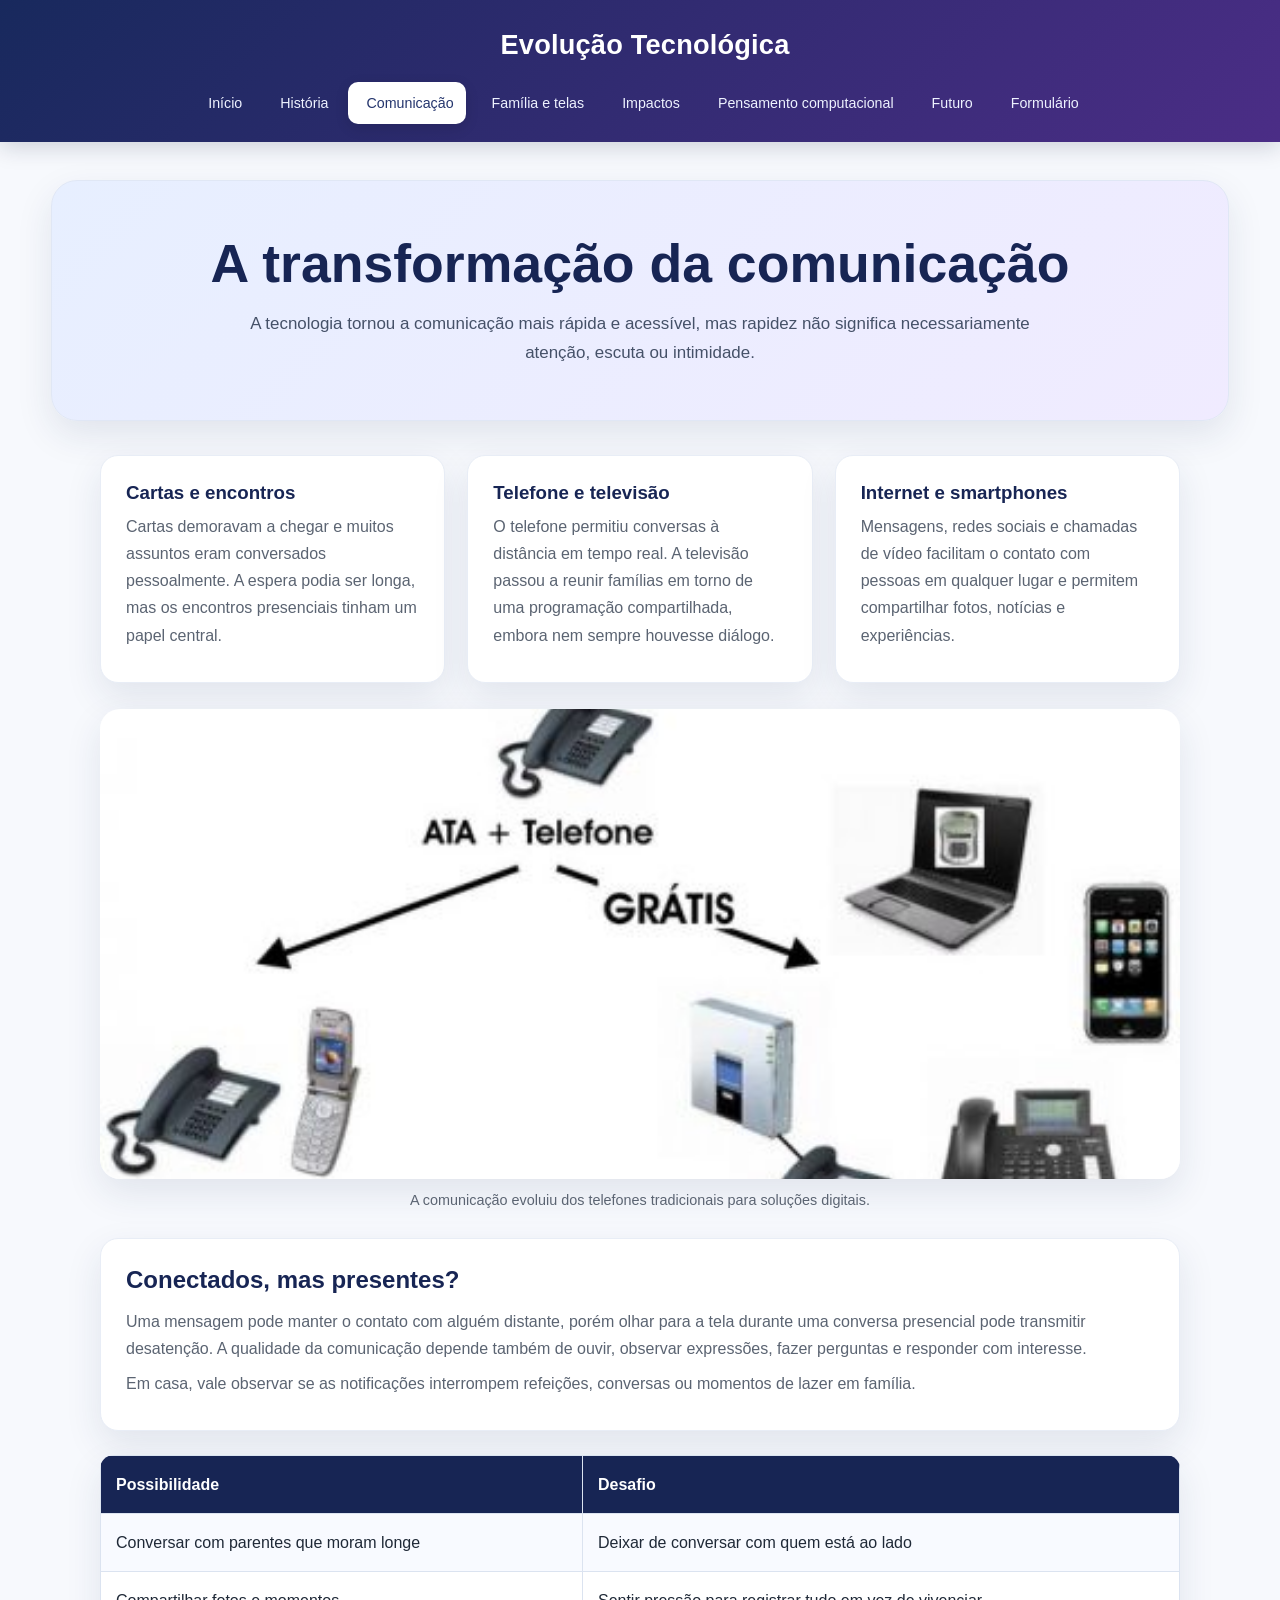
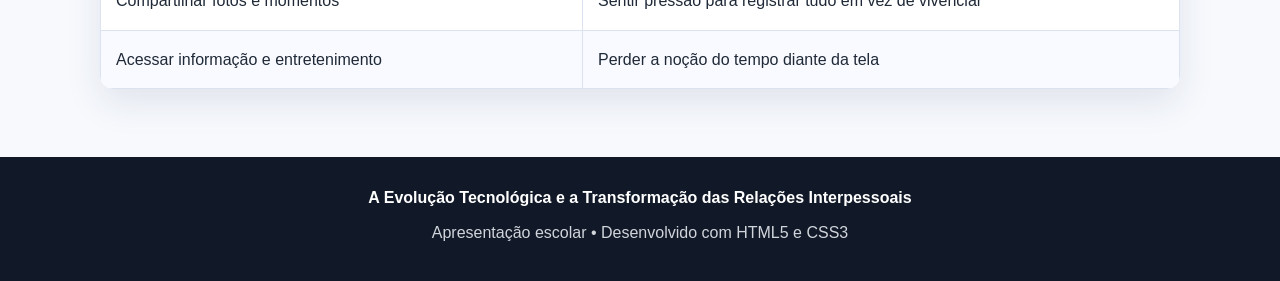
<file: comunicacao.html>
<!DOCTYPE html>
<html lang="pt-BR"><head><meta charset="UTF-8"><meta name="viewport" content="width=device-width, initial-scale=1.0"><title>Tecnologia e comunicação</title><link rel="icon" type="image/svg+xml" href="assets/img/favicon.svg"><link rel="stylesheet" href="https://cdn-uicons.flaticon.com/3.0.0/uicons-regular-rounded/css/uicons-regular-rounded.css">
<link rel="stylesheet" href="assets/css/style.css"></head>
<body><header><div class="navbar"><div class="logo"><i class="fi fi-rr-microchip"></i><span>Evolução Tecnológica</span></div><nav>
<a href="index.html"><i class="fi fi-rr-home"></i><span>Início</span></a>
<a href="historia.html"><i class="fi fi-rr-time-past"></i><span>História</span></a>
<a href="comunicacao.html" class="ativo"><i class="fi fi-rr-comments"></i><span>Comunicação</span></a>
<a href="familia.html"><i class="fi fi-rr-users-alt"></i><span>Família e telas</span></a>
<a href="impactos.html"><i class="fi fi-rr-balance-scale-left"></i><span>Impactos</span></a>
<a href="pensamento-computacional.html"><i class="fi fi-rr-brain-circuit"></i><span>Pensamento computacional</span></a>
<a href="futuro.html"><i class="fi fi-rr-rocket-lunch"></i><span>Futuro</span></a>
<a href="formulario.html"><i class="fi fi-rr-clipboard-list-check"></i><span>Formulário</span></a>
</nav></div></header>
<section class="hero"><h1>A transformação da comunicação</h1><p>A tecnologia tornou a comunicação mais rápida e acessível, mas rapidez não significa necessariamente atenção, escuta ou intimidade.</p></section><main>
<section class="grid"><div class="card"><h3>Cartas e encontros</h3><p>Cartas demoravam a chegar e muitos assuntos eram conversados pessoalmente. A espera podia ser longa, mas os encontros presenciais tinham um papel central.</p></div><div class="card"><h3>Telefone e televisão</h3><p>O telefone permitiu conversas à distância em tempo real. A televisão passou a reunir famílias em torno de uma programação compartilhada, embora nem sempre houvesse diálogo.</p></div><div class="card"><h3>Internet e smartphones</h3><p>Mensagens, redes sociais e chamadas de vídeo facilitam o contato com pessoas em qualquer lugar e permitem compartilhar fotos, notícias e experiências.</p></div></section>
<figure class="extra-space"><img class="content-image" src="assets/img/telefone-voip.jpg" alt="A comunicação evoluiu dos telefones tradicionais para soluções digitais."><figcaption class="image-caption">A comunicação evoluiu dos telefones tradicionais para soluções digitais.</figcaption></figure>
<section class="card extra-space"><h2>Conectados, mas presentes?</h2><p>Uma mensagem pode manter o contato com alguém distante, porém olhar para a tela durante uma conversa presencial pode transmitir desatenção. A qualidade da comunicação depende também de ouvir, observar expressões, fazer perguntas e responder com interesse.</p><p>Em casa, vale observar se as notificações interrompem refeições, conversas ou momentos de lazer em família.</p></section>
<table><tr><th>Possibilidade</th><th>Desafio</th></tr><tr><td>Conversar com parentes que moram longe</td><td>Deixar de conversar com quem está ao lado</td></tr><tr><td>Compartilhar fotos e momentos</td><td>Sentir pressão para registrar tudo em vez de vivenciar</td></tr><tr><td>Acessar informação e entretenimento</td><td>Perder a noção do tempo diante da tela</td></tr></table>
</main>
<footer><p><strong>A Evolução Tecnológica e a Transformação das Relações Interpessoais</strong></p><p>Apresentação escolar • Desenvolvido com HTML5 e CSS3</p></footer></body></html>
</file>
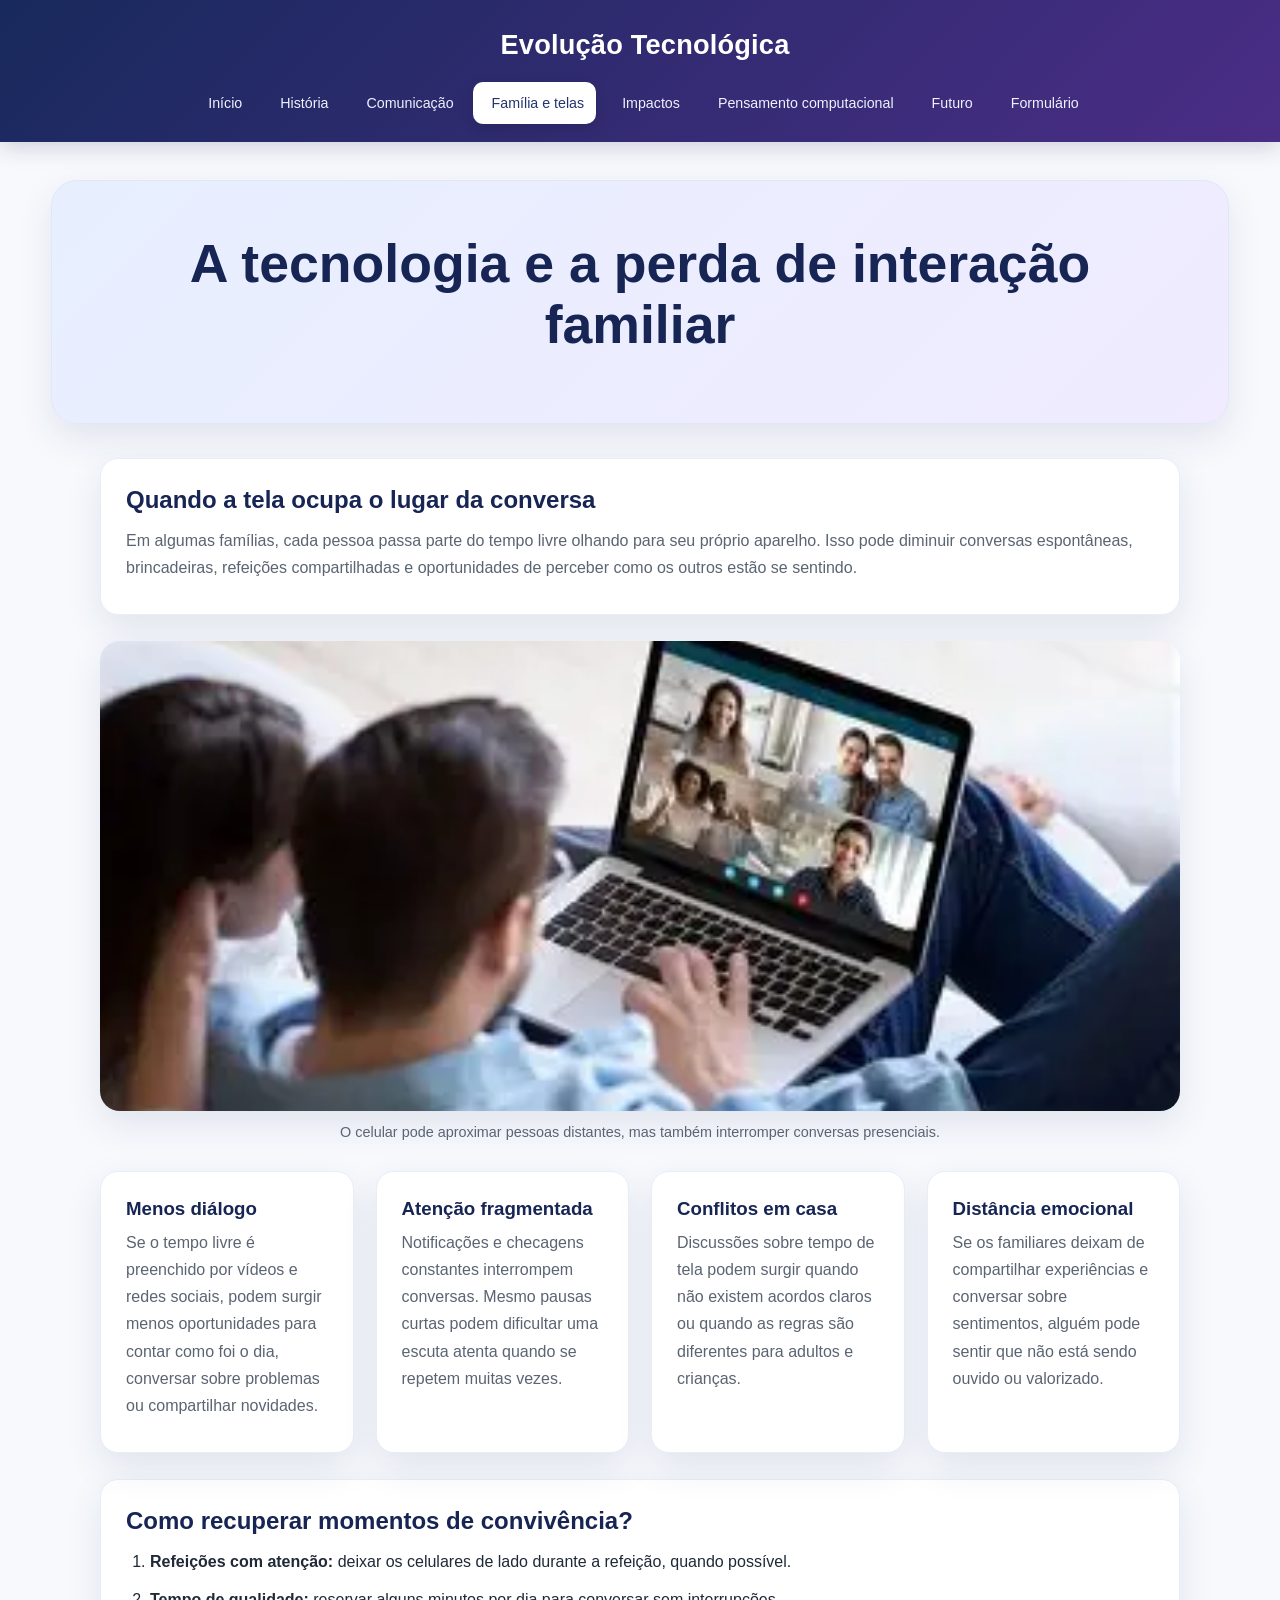
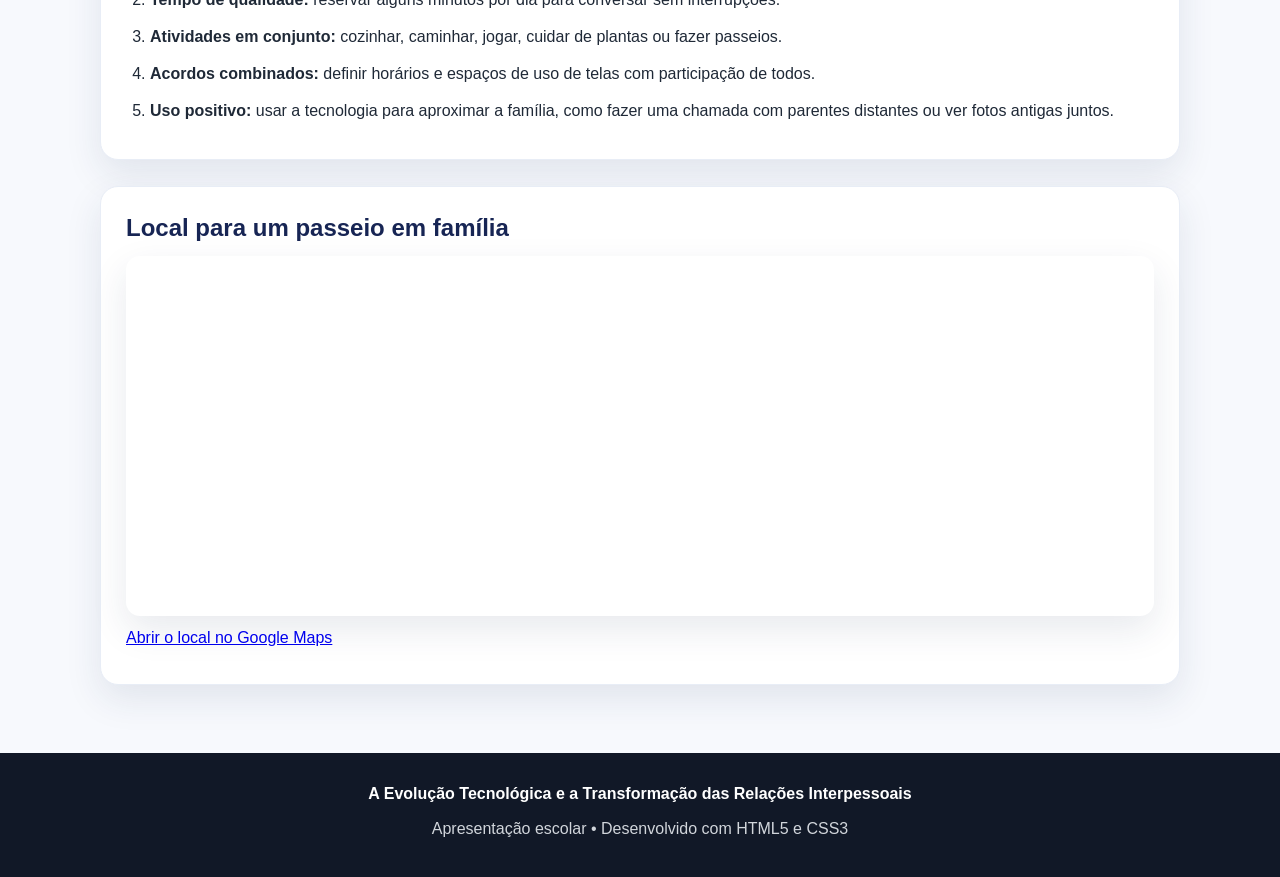
<file: familia.html>
<!DOCTYPE html>
<html lang="pt-BR"><head><meta charset="UTF-8"><meta name="viewport" content="width=device-width, initial-scale=1.0"><title>Família e telas</title><link rel="icon" type="image/svg+xml" href="assets/img/favicon.svg"><link rel="stylesheet" href="https://cdn-uicons.flaticon.com/3.0.0/uicons-regular-rounded/css/uicons-regular-rounded.css">
<link rel="stylesheet" href="assets/css/style.css"></head>
<body><header><div class="navbar"><div class="logo"><i class="fi fi-rr-microchip"></i><span>Evolução Tecnológica</span></div><nav>
<a href="index.html"><i class="fi fi-rr-home"></i><span>Início</span></a>
<a href="historia.html"><i class="fi fi-rr-time-past"></i><span>História</span></a>
<a href="comunicacao.html"><i class="fi fi-rr-comments"></i><span>Comunicação</span></a>
<a href="familia.html" class="ativo"><i class="fi fi-rr-users-alt"></i><span>Família e telas</span></a>
<a href="impactos.html"><i class="fi fi-rr-balance-scale-left"></i><span>Impactos</span></a>
<a href="pensamento-computacional.html"><i class="fi fi-rr-brain-circuit"></i><span>Pensamento computacional</span></a>
<a href="futuro.html"><i class="fi fi-rr-rocket-lunch"></i><span>Futuro</span></a>
<a href="formulario.html"><i class="fi fi-rr-clipboard-list-check"></i><span>Formulário</span></a>
</nav></div></header>
<section class="hero"><h1>A tecnologia e a perda de interação familiar</h1></section><main>
<section class="card"><h2>Quando a tela ocupa o lugar da conversa</h2><p>Em algumas famílias, cada pessoa passa parte do tempo livre olhando para seu próprio aparelho. Isso pode diminuir conversas espontâneas, brincadeiras, refeições compartilhadas e oportunidades de perceber como os outros estão se sentindo.</p></section>
<figure class="extra-space"><img class="content-image" src="assets/img/smartphone.webp" alt="O celular pode aproximar pessoas distantes, mas também interromper conversas presenciais."><figcaption class="image-caption">O celular pode aproximar pessoas distantes, mas também interromper conversas presenciais.</figcaption></figure>
<section class="grid extra-space"><div class="card"><h3>Menos diálogo</h3><p>Se o tempo livre é preenchido por vídeos e redes sociais, podem surgir menos oportunidades para contar como foi o dia, conversar sobre problemas ou compartilhar novidades.</p></div><div class="card"><h3>Atenção fragmentada</h3><p>Notificações e checagens constantes interrompem conversas. Mesmo pausas curtas podem dificultar uma escuta atenta quando se repetem muitas vezes.</p></div><div class="card"><h3>Conflitos em casa</h3><p>Discussões sobre tempo de tela podem surgir quando não existem acordos claros ou quando as regras são diferentes para adultos e crianças.</p></div><div class="card"><h3>Distância emocional</h3><p>Se os familiares deixam de compartilhar experiências e conversar sobre sentimentos, alguém pode sentir que não está sendo ouvido ou valorizado.</p></div></section>
<section class="card extra-space"><h2>Como recuperar momentos de convivência?</h2><ol class="steps"><li><strong>Refeições com atenção:</strong> deixar os celulares de lado durante a refeição, quando possível.</li><li><strong>Tempo de qualidade:</strong> reservar alguns minutos por dia para conversar sem interrupções.</li><li><strong>Atividades em conjunto:</strong> cozinhar, caminhar, jogar, cuidar de plantas ou fazer passeios.</li><li><strong>Acordos combinados:</strong> definir horários e espaços de uso de telas com participação de todos.</li><li><strong>Uso positivo:</strong> usar a tecnologia para aproximar a família, como fazer uma chamada com parentes distantes ou ver fotos antigas juntos.</li></ol></section>

<section class="card extra-space"><h2>Local para um passeio em família</h2></p><iframe class="map-frame" title="Mapa do Parque Ibirapuera no Google Maps" src="https://maps.google.com/maps?q=Parque%20Ibirapuera%2C%20S%C3%A3o%20Paulo&t=&z=14&ie=UTF8&iwloc=&output=embed" loading="lazy" referrerpolicy="no-referrer-when-downgrade" allowfullscreen></iframe><p><a href="https://www.google.com/maps/search/?api=1&query=Parque+Ibirapuera+S%C3%A3o+Paulo" target="_blank" rel="noopener">Abrir o local no Google Maps</a></p></section>
</main>
<footer><p><strong>A Evolução Tecnológica e a Transformação das Relações Interpessoais</strong></p><p>Apresentação escolar • Desenvolvido com HTML5 e CSS3</p></footer></body></html>
</file>
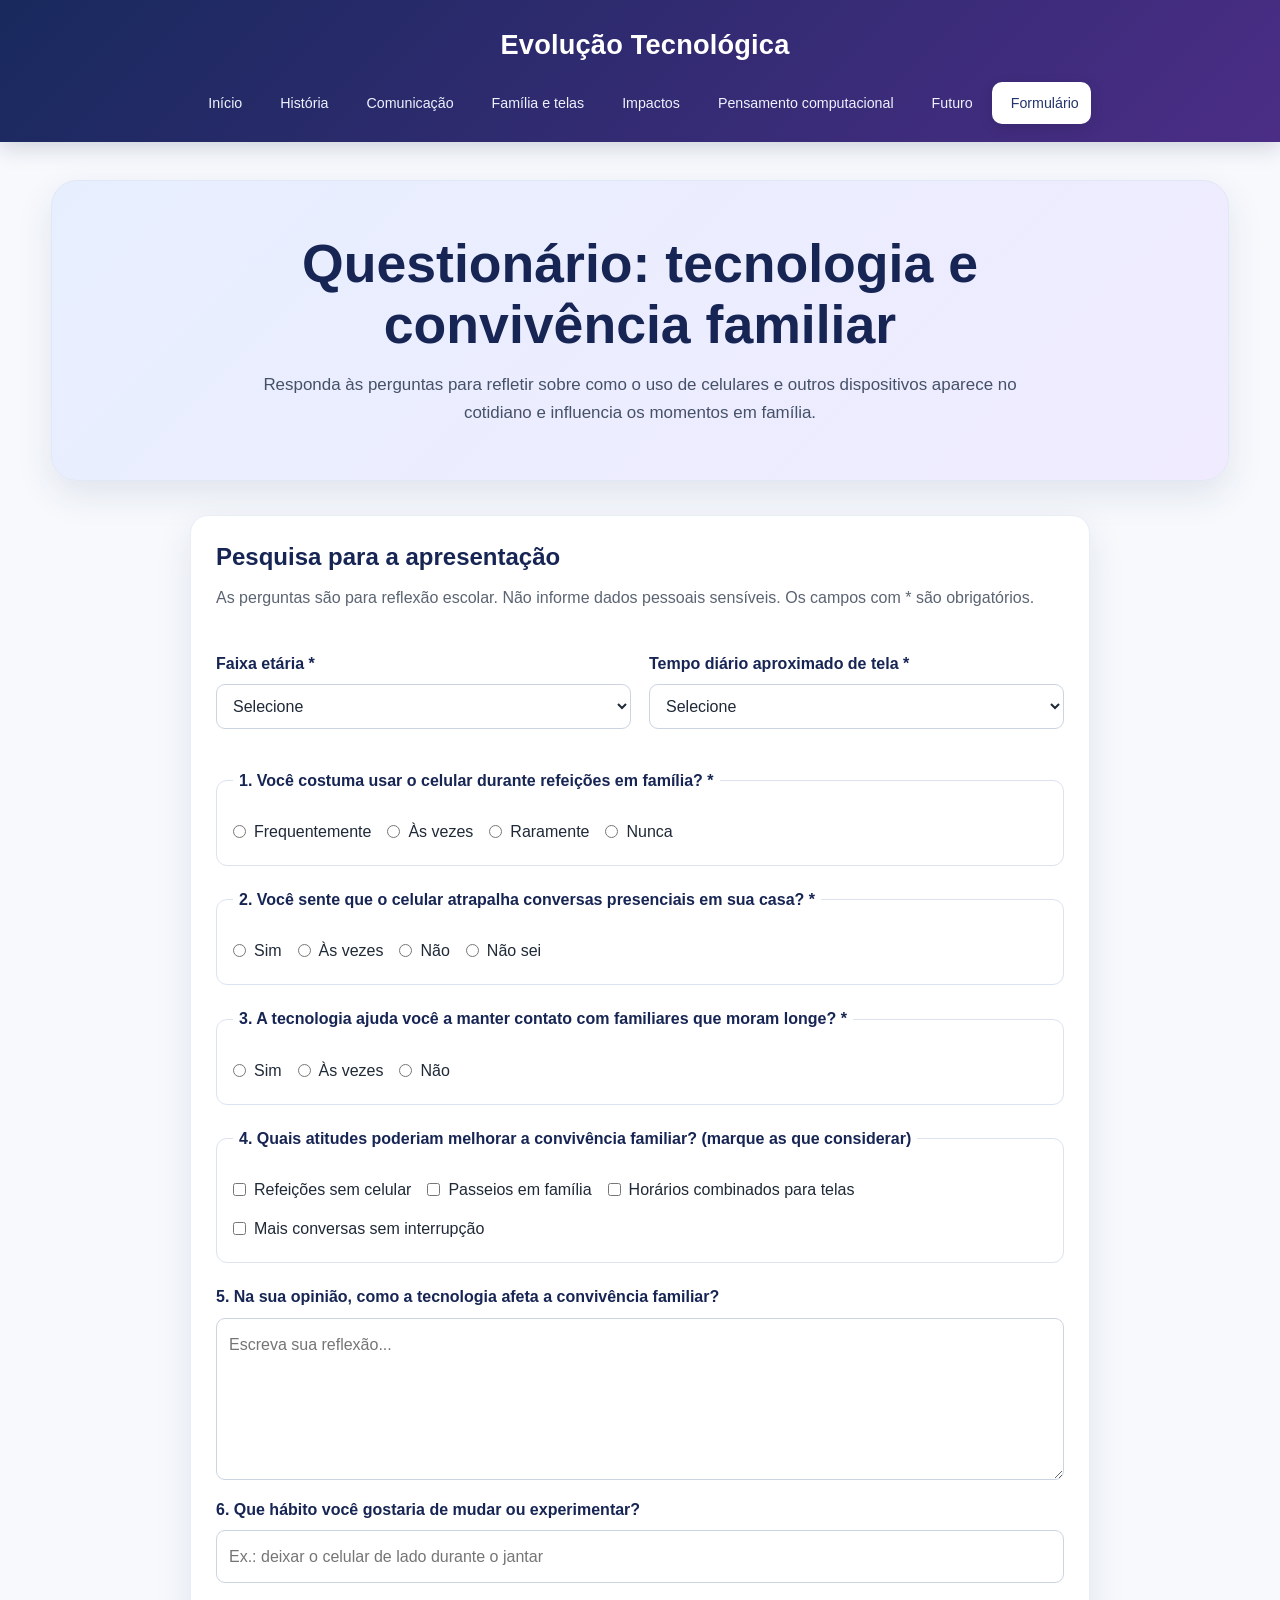
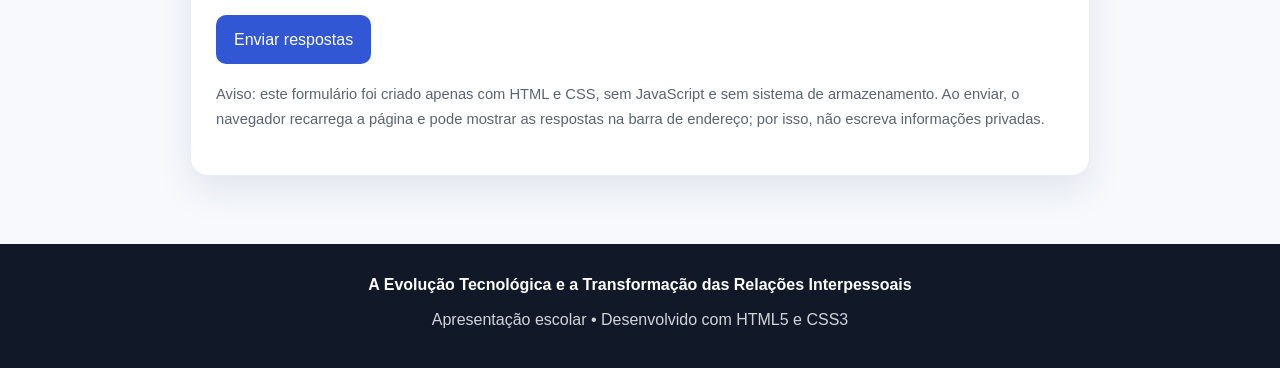
<file: formulario.html>
<!DOCTYPE html>
<html lang="pt-BR"><head><meta charset="UTF-8"><meta name="viewport" content="width=device-width, initial-scale=1.0"><title>Questionário</title><link rel="icon" type="image/svg+xml" href="assets/img/favicon.svg"><link rel="stylesheet" href="https://cdn-uicons.flaticon.com/3.0.0/uicons-regular-rounded/css/uicons-regular-rounded.css">
<link rel="stylesheet" href="assets/css/style.css"></head>
<body><header><div class="navbar"><div class="logo"><i class="fi fi-rr-microchip"></i><span>Evolução Tecnológica</span></div><nav>
<a href="index.html"><i class="fi fi-rr-home"></i><span>Início</span></a>
<a href="historia.html"><i class="fi fi-rr-time-past"></i><span>História</span></a>
<a href="comunicacao.html"><i class="fi fi-rr-comments"></i><span>Comunicação</span></a>
<a href="familia.html"><i class="fi fi-rr-users-alt"></i><span>Família e telas</span></a>
<a href="impactos.html"><i class="fi fi-rr-balance-scale-left"></i><span>Impactos</span></a>
<a href="pensamento-computacional.html"><i class="fi fi-rr-brain-circuit"></i><span>Pensamento computacional</span></a>
<a href="futuro.html"><i class="fi fi-rr-rocket-lunch"></i><span>Futuro</span></a>
<a href="formulario.html" class="ativo"><i class="fi fi-rr-clipboard-list-check"></i><span>Formulário</span></a>
</nav></div></header>
<section class="hero"><h1>Questionário: tecnologia e convivência familiar</h1><p>Responda às perguntas para refletir sobre como o uso de celulares e outros dispositivos aparece no cotidiano e influencia os momentos em família.</p></section><main>
<section class="card form-card"><h2>Pesquisa para a apresentação</h2><p class="form-intro">As perguntas são para reflexão escolar. Não informe dados pessoais sensíveis. Os campos com * são obrigatórios.</p>
<form action="formulario.html" method="get"><div class="form-grid"><div class="field"><label for="faixa">Faixa etária *</label><select id="faixa" name="faixa" required><option value="">Selecione</option><option>Até 12 anos</option><option>13 a 17 anos</option><option>18 a 25 anos</option><option>26 a 40 anos</option><option>Mais de 40 anos</option><option>Prefiro não informar</option></select></div><div class="field"><label for="tempo">Tempo diário aproximado de tela *</label><select id="tempo" name="tempo" required><option value="">Selecione</option><option>Menos de 1 hora</option><option>1 a 3 horas</option><option>3 a 5 horas</option><option>Mais de 5 horas</option><option>Não sei dizer</option></select></div></div>
<fieldset><legend>1. Você costuma usar o celular durante refeições em família? *</legend><label class="choice"><input type="radio" name="refeicao" value="Frequentemente" required> Frequentemente</label><label class="choice"><input type="radio" name="refeicao" value="Às vezes"> Às vezes</label><label class="choice"><input type="radio" name="refeicao" value="Raramente"> Raramente</label><label class="choice"><input type="radio" name="refeicao" value="Nunca"> Nunca</label></fieldset>
<fieldset><legend>2. Você sente que o celular atrapalha conversas presenciais em sua casa? *</legend><label class="choice"><input type="radio" name="atrapalha" value="Sim" required> Sim</label><label class="choice"><input type="radio" name="atrapalha" value="Às vezes"> Às vezes</label><label class="choice"><input type="radio" name="atrapalha" value="Não"> Não</label><label class="choice"><input type="radio" name="atrapalha" value="Não sei"> Não sei</label></fieldset>
<fieldset><legend>3. A tecnologia ajuda você a manter contato com familiares que moram longe? *</legend><label class="choice"><input type="radio" name="distancia" value="Sim" required> Sim</label><label class="choice"><input type="radio" name="distancia" value="Às vezes"> Às vezes</label><label class="choice"><input type="radio" name="distancia" value="Não"> Não</label></fieldset>
<fieldset><legend>4. Quais atitudes poderiam melhorar a convivência familiar? (marque as que considerar)</legend><label class="choice"><input type="checkbox" name="solucoes" value="Refeições sem celular"> Refeições sem celular</label><label class="choice"><input type="checkbox" name="solucoes" value="Passeios em família"> Passeios em família</label><label class="choice"><input type="checkbox" name="solucoes" value="Horários combinados"> Horários combinados para telas</label><label class="choice"><input type="checkbox" name="solucoes" value="Mais conversas"> Mais conversas sem interrupção</label></fieldset>
<div class="field"><label for="opiniao">5. Na sua opinião, como a tecnologia afeta a convivência familiar?</label><textarea id="opiniao" name="opiniao" rows="5" placeholder="Escreva sua reflexão..."></textarea></div><div class="field"><label for="mudanca">6. Que hábito você gostaria de mudar ou experimentar?</label><input id="mudanca" name="mudanca" type="text" placeholder="Ex.: deixar o celular de lado durante o jantar"></div>
<button class="btn" type="submit">Enviar respostas</button><p class="privacy-note">Aviso: este formulário foi criado apenas com HTML e CSS, sem JavaScript e sem sistema de armazenamento. Ao enviar, o navegador recarrega a página e pode mostrar as respostas na barra de endereço; por isso, não escreva informações privadas.</p></form></section>

</main>
<footer><p><strong>A Evolução Tecnológica e a Transformação das Relações Interpessoais</strong></p><p>Apresentação escolar • Desenvolvido com HTML5 e CSS3</p></footer></body></html>
</file>
<file: assets/css/style.css>
:root{--azul:#3157d5;--azul-escuro:#172554;--roxo:#6546c7;--claro:#f4f7ff;--branco:#fff;--texto:#1f2937;--cinza:#5b6472;--linha:#dfe5f2;--sombra:0 14px 36px rgba(28,45,91,.10)}
*{box-sizing:border-box;margin:0;padding:0}
html{scroll-behavior:smooth}
body{font-family:Arial,Helvetica,sans-serif;background:#f7f9fd;color:var(--texto);line-height:1.7}
header{background:linear-gradient(135deg,#18295d,#4b2d86);color:#fff;padding:22px 4% 18px;position:sticky;top:0;z-index:20;box-shadow:0 5px 22px rgba(18,28,58,.18)}
.navbar{width:min(1280px,100%);margin:auto;display:flex;flex-direction:column;align-items:center;gap:14px;text-align:center}
.logo{display:flex;align-items:center;gap:10px;font-size:1.7rem;font-weight:700;letter-spacing:.2px}
.logo i{font-size:1.35rem;display:flex}
nav{display:flex;flex-wrap:wrap;justify-content:center;gap:7px;width:100%}
nav a{display:inline-flex;align-items:center;gap:7px;color:#eef2ff;text-decoration:none;padding:9px 12px;border-radius:10px;font-size:.89rem;transition:transform .22s ease,background .22s ease,color .22s ease,box-shadow .22s ease;white-space:nowrap;position:relative;z-index:1;transform-origin:center}
nav a i{display:flex;font-size:.9rem}
nav a:hover{background:rgba(255,255,255,.18);color:#fff;transform:translateY(-3px) scale(1.08);box-shadow:0 7px 18px rgba(10,20,55,.22);z-index:3}
nav a:hover i{transform:scale(1.12)}
nav a i{transition:transform .22s ease}
nav a:active{transform:translateY(-1px) scale(1.03)}
nav a.ativo{background:#fff;color:#24356d;box-shadow:0 4px 14px rgba(0,0,0,.12)}
.hero{width:min(1180px,92%);margin:38px auto 30px;padding:52px 8%;text-align:center;background:linear-gradient(135deg,#e7efff,#f0ebff);border:1px solid #e0e7f5;border-radius:26px;box-shadow:var(--sombra)}
.hero h1{font-size:clamp(2rem,5vw,3.35rem);line-height:1.13;color:var(--azul-escuro);max-width:940px;margin:0 auto 16px}
.hero p{max-width:790px;margin:auto;color:#455168;font-size:1.06rem}
main{width:min(1080px,91%);margin:34px auto 68px}
h2,h3{color:var(--azul-escuro);line-height:1.3}h2{margin-bottom:12px}h3{margin-bottom:8px}p{margin-bottom:8px}.intro{text-align:center;max-width:920px;margin:0 auto 28px}.section-heading{text-align:center;margin:35px 0 20px}
.grid{display:grid;grid-template-columns:repeat(auto-fit,minmax(230px,1fr));gap:22px}.card{background:#fff;padding:25px;border:1px solid #e8edf6;border-radius:18px;box-shadow:var(--sombra);transition:transform .2s ease,box-shadow .2s ease}.card:hover{transform:translateY(-3px);box-shadow:0 17px 38px rgba(28,45,91,.13)}.card p{color:var(--cinza)}.card-icon{width:42px;height:42px;display:grid;place-items:center;margin-bottom:14px;border-radius:12px;background:#edf2ff;color:var(--azul);font-size:1.15rem}.card-icon i{display:flex}
.timeline{display:grid;gap:18px}.timeline .item{background:#fff;padding:22px;border-left:5px solid var(--roxo);border-radius:12px;box-shadow:var(--sombra)}
table{width:100%;border-collapse:collapse;background:#fff;box-shadow:var(--sombra);border-radius:14px;overflow:hidden;margin:24px 0}th,td{padding:15px;border:1px solid #dbe3f0;text-align:left}th{background:var(--azul-escuro);color:#fff}tr:nth-child(even){background:#f8faff}
.quote{margin:30px 0;padding:24px 26px;background:#f0edff;border-left:5px solid var(--roxo);border-radius:12px;font-size:1.06rem;font-style:italic}.btn{display:inline-block;margin-top:16px;background:var(--azul);color:#fff;text-decoration:none;border:0;cursor:pointer;padding:11px 18px;border-radius:10px;font:inherit;transition:.2s}.btn:hover{background:#2447bd;transform:translateY(-2px)}
.extra-space{margin-top:26px}.number{display:inline-grid;place-items:center;width:38px;height:38px;border-radius:50%;background:#e8eeff;color:var(--azul-escuro);font-weight:700;margin-bottom:12px}.steps,.check-list{padding-left:24px}.steps li,.check-list li{margin:10px 0}
.form-card{max-width:900px;margin:auto}.form-intro,.privacy-note{color:var(--cinza)}.form-grid{display:grid;grid-template-columns:repeat(2,minmax(0,1fr));gap:18px;margin:22px 0}.field{display:flex;flex-direction:column;gap:7px;margin:16px 0}.field label,legend{font-weight:700;color:var(--azul-escuro)}input:not([type="checkbox"]):not([type="radio"]),select,textarea{width:100%;padding:12px;border:1px solid #cbd5e1;border-radius:9px;font:inherit;background:#fff;color:var(--texto)}input:focus,select:focus,textarea:focus{outline:2px solid #a9bfff;border-color:var(--azul)}fieldset{border:1px solid #dbe3f0;border-radius:11px;padding:16px;margin:20px 0}legend{padding:0 6px}.choice{display:inline-flex;align-items:center;gap:8px;margin:8px 16px 4px 0}.choice input{accent-color:var(--azul)}.consent{display:flex;margin-top:22px}.privacy-note{max-width:900px;margin:18px auto;font-size:.92rem}
.content-image,.opening-image img{display:block;width:100%;height:clamp(260px,43vw,470px);object-fit:cover;border-radius:20px;box-shadow:var(--sombra)}.opening-image{margin:28px 0}.opening-image figcaption,.image-caption{color:var(--cinza);font-size:.9rem;margin-top:9px;text-align:center}.image-gallery{display:grid;grid-template-columns:repeat(auto-fit,minmax(220px,1fr));gap:20px;margin:26px 0}.image-gallery figure{background:#fff;padding:10px;border-radius:16px;box-shadow:var(--sombra)}.image-gallery img{width:100%;height:205px;object-fit:cover;border-radius:11px}.image-gallery figcaption{padding:8px 2px 2px;color:var(--cinza);font-size:.9rem}.callout{padding:18px 22px;background:#fff7ed;border-left:5px solid #ea580c;border-radius:10px;margin:20px 0}.map-frame{width:100%;height:360px;border:0;border-radius:14px;box-shadow:var(--sombra)}

footer{background:#111827;color:#d1d5db;text-align:center;padding:27px 10%;margin-top:45px}footer strong{color:#fff}
@media(max-width:980px){header{position:relative}.hero{margin-top:26px;padding:42px 7%}nav a{font-size:.84rem;padding:8px 10px}}
@media(max-width:650px){header{padding:18px 4% 15px}.logo{font-size:1.4rem}nav{gap:5px}nav a{font-size:.78rem;padding:7px 9px}.hero{border-radius:19px;padding:34px 7%}.form-grid{grid-template-columns:1fr;gap:0}.card{padding:20px}table{font-size:.84rem}th,td{padding:9px}.content-image,.opening-image img{height:260px}}
</file>
